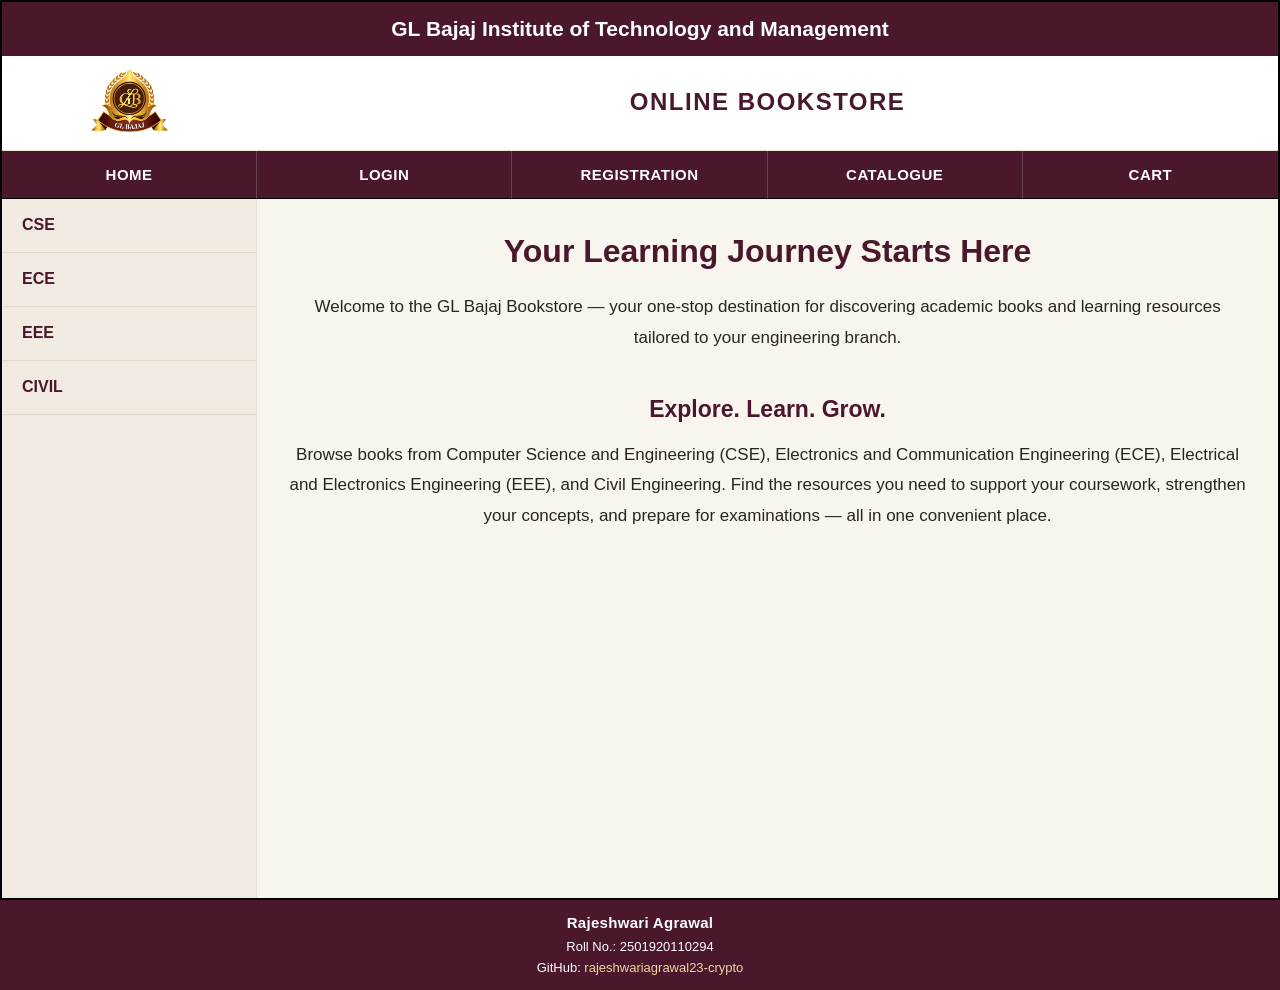
<file: index.html>
<!DOCTYPE html>
<html lang="en">
<head>
  <meta charset="UTF-8">
  <meta name="viewport" content="width=device-width, initial-scale=1.0">
  <title>GL BAJAJ Online Bookstore</title>
  <link rel="icon" type="image/png" href="logo.PNG">
  <link rel="stylesheet" href="style.css">
  
  <style>
    *{
      box-sizing : border-box;
    }
  body{
    margin: 0;
    font-family: "Segoe UI", Arial, sans-serif;
    background-color: #F8F5EF;
    color: #292521;
  }
  /* MAIN BORDER */
  .main-container{
    width: 100%;
    min-height: 100vh;
    display: flex;
    flex-direction: column;
    border: 2px solid black;
  }
  /* TOP COLLEGE NAME */
  .college-name{
    min-height: 52px;
    display: flex;
    flex-shrink: 0;
    justify-content: center;
    align-items: center;
    background-color: #4A172C;
    color: #FFFFFF;
    padding: 10px 16px;
    text-align: center;
    font-size: 21px;
    font-weight: 700;
    
  }
  /* LOGO + BOOKSTORE AREA */
  .bookstore-header{
    min-height: 82px;
    display: grid;
    grid-template-columns: 20% 80%;
    align-items: center;
    background-color: #FFFFFF;
    border-bottom: 1px solid #E9E2D7;
    
  }
  .logo {
    display: flex;
    align-items: center;
    justify-content: center;
    width: 100%;
    height: 82px;
    overflow: hidden;
    
}

.logo img {
    width: 170px;
    height: 80px;
    object-fit: contain;
    display: block;
  
}
  .bookstore-title{
    display: flex;
    justify-content: center;
    align-items: center;
    color: #4A172C;
    font-size: 24px;
    font-weight: 800;
    letter-spacing: 1.5px;
  } 
  /* NAVIGATION */
  .navigation{
    height: 48px;
    display: grid;
    grid-template-columns: repeat(5, minmax(0,1fr));
    background-color: #4A172C ;
    border-bottom: 1px solid black;
  }
  .navigation a{
    display: flex;
    justify-content: center;
    align-items: center;
    padding: 12px 6px;
    color: #FFFFFF;
    text-decoration: none;
    font-size: 15px;
    font-weight: 600;
    border-right: 1px solid rgba(255,255,255,0.18);
    cursor: pointer;
    transition: background-color 0.2s, color 0.2s;
    text-transform: uppercase;
    letter-spacing: 0.5px;
  }
  .navigation a:last-child{
    border-right: none;
  }
  .navigation a:hover{
    background-color: #351020;
    color: #F0D6A0;
    
  }
  /* MAIN BODY */
  .body-area {
    display: grid;
    grid-template-columns: 20% 80%;
    flex: 1;
    min-height: 0px;
  }
  /* LEFT SIDE */
  .left-panel {
    background-color: #F1EAE0;
    border-right: 1px solid #E9E2D7;
    min-width: 0;
  }
  .branch-link {
    height: 54px;
    display: flex;
    justify-content: flex-start;
    align-items: center;
    border-bottom: 1px solid #E0D6C9;
    font-size: 16px;
    font-weight: 600;
    padding: 0 20px;
  }
  .branch-link a {
    color: #4A172C;
    text-decoration: none;
    display: block;
    width: 100%;
  }
  .branch-link:hover {

    background-color: #E9DDCB;

}
  /* RIGHT SIDE */
  .right-panel {
    background-color:  #F8F5EF;
    position: relative;
    overflow: auto;
    min-width: 0;
  }
  /* HOME */
  .home-content {
    min-height: 350px;
    display: flex;
    flex-direction: column;
    justify-content: center;
    align-items: center;
    padding: 32px;
    font-size: 17px;
    font-weight: normal;
    text-align: center;
    color: #292521;
}
  .home-content h2 {
    display: block;
    width: 100%;
    margin: 0 0 20px;
    font-size: 32px;
    line-height: 1.3;
    text-align: center;
    color: #4A172C;
}

.home-content h3 {
    margin: 24px 0 14px;
    font-size: 23px;
    line-height: 1.4;
    text-align: center;
    color: #4A172C;
}

.home-content p {
    width: 100%;
    margin: 0 auto 16px;
    font-size: 17px;
    font-weight: normal;
    line-height: 1.8;
    text-align: center;
    color: #292521;
}
.welcome-text {
    font-size: 18px;
}


/* PAGE IFRAME */
#contentFrame {
width: 100%;
min-height: 400px;
height: 100%;
border: none;
display: none;
}
/* FOOTER */
.student-footer {
    width: 100%;
    flex-shrink: 0;
    margin-top: auto;
    background: #4A172C;
    color: #FFFFFF;
    text-align: center;
    padding: 10px 16px;
    font-size: 13px;
    line-height: 1.5;
}

.student-footer p {
    margin: 2px 0;
}

.student-footer .student-name {
    font-size: 15px;
    font-weight: 700;
    letter-spacing: 0.3px;
}

.student-footer a {
    color: #F0D6A0;
    text-decoration: none;
}

.student-footer a:hover {
    text-decoration: underline;
}

@media (max-width: 650px) {
    .college-name {
        font-size: 16px;
    }

    .bookstore-header {
        grid-template-columns: 25% 75%;
    }

    .bookstore-title {
        font-size: 17px;
        letter-spacing: 0.5px;
    }

    .navigation a {
        font-size: 12px;
        padding: 10px 2px;
    }

    .body-area {
        grid-template-columns: 26% 74%;
    }

    .branch-link {
        padding: 0 8px;
        font-size: 14px;
    }

    .home-content {
        padding: 18px 10px;
        font-size: 18px;
    }
      .home-content h2 {

        font-size: 26px;

    }

    .home-content h3 {

        font-size: 21px;

    }

    .home-content p {

        font-size: 16px;

        line-height: 1.7;

    }
}
    
</style>
</head>
<body>
  <div class="main-container">
<!-- COLLEGE NAME -->
<div class="college-name">
GL Bajaj Institute of Technology and Management
</div>
<!-- LOGO + ONLINE BOOKSTORE -->
<div class="bookstore-header">
<div class="logo">
<img
src="logo.PNG"
alt="GL BAJAJ Logo">
</div>
<div class="bookstore-title">
ONLINE BOOKSTORE
</div>
</div>
<!-- NAVIGATION -->
<div class="navigation">
<a href="#" onclick="showHome(); return false;">
Home
</a>
<a href="login.html" onclick="openPage('login.html'); return false;">
Login
</a>
<a href="registration.html" onclick="openPage('registration.html'); return false;">
Registration
</a>
<a href="catalogue.html" onclick="openPage('catalogue.html'); return false;">
Catalogue
</a>
<a href="cart.html" onclick="openPage('cart.html'); return false;">
Cart</a>
</div>
<!-- BODY -->
<div class="body-area">
<!-- LEFT PANEL -->
<div class="left-panel">
<div class="branch-link">
<a href="course/cse.html" onclick="openPage('course/cse.html'); return false;">
CSE
</a>
</div>
<div class="branch-link">
<a href="course/ece.html" onclick="openPage('course/ece.html'); return false;">
ECE
</a>
</div>
<div class="branch-link">
<a href="course/eee.html" onclick="openPage('course/eee.html'); return false;">
EEE
</a>
</div>
<div class="branch-link">
<a href="course/civil.html" onclick="openPage('course/civil.html'); return false;">
CIVIL
</a>
</div>
</div>
<!-- RIGHT PANEL -->
 <div class="right-panel" id="rightPanel">
<!-- HOME CONTENT -->
<div id="homeContent" class="home-content">
<h2>Your Learning Journey Starts Here</h2>

<p class="welcome-text">
    Welcome to the GL Bajaj Bookstore — your one-stop destination
    for discovering academic books and learning resources tailored
    to your engineering branch.
</p>

<h3>Explore. Learn. Grow.</h3>

<p>
    Browse books from Computer Science and Engineering (CSE),
    Electronics and Communication Engineering (ECE), Electrical
    and Electronics Engineering (EEE), and Civil Engineering.
    Find the resources you need to support your coursework,
    strengthen your concepts, and prepare for examinations —
    all in one convenient place.
</p>
</div>
<!-- OTHER PAGES LOAD HERE -->
<iframe
id="contentFrame"
name="contentFrame">
</iframe></div>
</div>
</div>

<script>
/* OPEN LOGIN / REGISTRATION / CATALOGUE / CART / BRANCH PAGES */
function openPage(page) {
    const frame = document.getElementById("contentFrame");
    const homeContent = document.getElementById("homeContent");

    homeContent.style.display = "none";
    frame.style.display = "block";
    frame.src = page;
}

/* HOME */
function showHome() {
    const frame = document.getElementById("contentFrame");

    frame.src = "";
    frame.style.display = "none";

    document.getElementById("homeContent").style.display = "flex";
}

/* COMPATIBILITY WITH ANY EXISTING CAPITALIZED CALLS */
function OpenPage(page) {
    openPage(page);
}
</script>

<footer class="student-footer">
    <p class="student-name">Rajeshwari Agrawal</p>
    <p>Roll No.: 2501920110294</p>
    <p>
        GitHub:
        <a href="https://github.com/rajeshwariagrawal23-crypto"
           target="_blank"
           rel="noopener noreferrer">
            rajeshwariagrawal23-crypto
        </a>
    </p>
</footer>
</body>
</html>
</file>
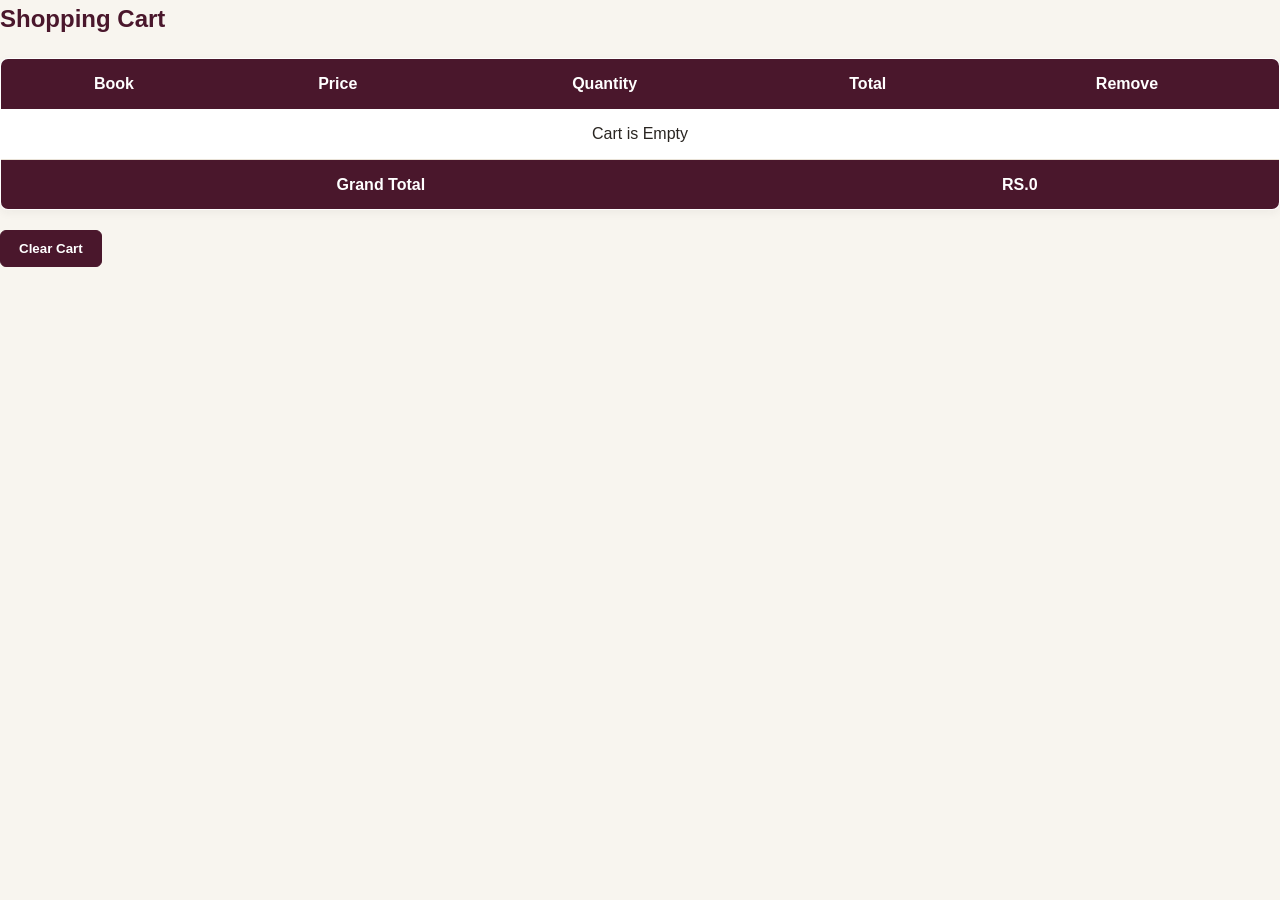
<file: cart.html>
<!DOCTYPE html>
<html lang="en">

<head>
    <meta charset="UTF-8">
    <meta name="viewport" content="width=device-width, initial-scale=1.0">
    <title>Cart | GL Bajaj Bookstore</title>
    <link rel="stylesheet" href="style.css">

    <style>
        .quantity-control {
            display: flex;
            align-items: center;
            justify-content: center;
            gap: 12px;
        }

        .quantity-btn {
            width: 32px;
            height: 32px;
            border: 1px solid #4A172C;
            border-radius: 5px;
            background-color: #4A172C;
            color: #FFFFFF;
            font-size: 20px;
            font-weight: bold;
            cursor: pointer;
            display: inline-flex;
            align-items: center;
            justify-content: center;
        }

        .quantity-btn:hover {
            background-color: #351020;
        }

        .quantity-value {
            min-width: 20px;
            text-align: center;
            font-weight: 600;
        }

        .remove,
        .clear {
            cursor: pointer;
        }
    </style>
</head>

<body>

<h2>Shopping Cart</h2>

<table>
    <thead>
        <tr>
            <th>Book</th>
            <th>Price</th>
            <th>Quantity</th>
            <th>Total</th>
            <th>Remove</th>
        </tr>
    </thead>

    <tbody id="cartItems"></tbody>

    <tfoot>
        <tr>
            <th colspan="3">Grand Total</th>
            <th colspan="2" id="grandTotal">RS.0</th>
        </tr>
    </tfoot>
</table>

<button class="clear" onclick="clearCart()">Clear Cart</button>

<script>
function showCart() {
    let cart = JSON.parse(localStorage.getItem("cart")) || [];

    let cartItems = document.getElementById("cartItems");
    let grandTotal = 0;

    cartItems.innerHTML = "";

    if (cart.length === 0) {
        cartItems.innerHTML =
            '<tr><td colspan="5">Cart is Empty</td></tr>';

        document.getElementById("grandTotal").textContent = "RS.0";
        return;
    }

    cart.forEach(function(item, index) {
        let price = Number(item.price) || 0;
        let quantity = Math.max(1, Number(item.quantity) || 1);
        let total = price * quantity;

        grandTotal += total;

        cartItems.innerHTML += `
            <tr>
                <td>${item.name}</td>
                <td>RS.${price}</td>
                <td>
                    <div class="quantity-control">
                        <button type="button"
                                class="quantity-btn"
                                onclick="changeQuantity(${index}, -1)"
                                aria-label="Decrease quantity">−</button>

                        <span class="quantity-value">${quantity}</span>

                        <button type="button"
                                class="quantity-btn"
                                onclick="changeQuantity(${index}, 1)"
                                aria-label="Increase quantity">+</button>
                    </div>
                </td>
                <td>RS.${total}</td>
                <td>
                    <button type="button" class="remove"
                            onclick="removeItem(${index})">
                        Remove
                    </button>
                </td>
            </tr>
        `;
    });

    document.getElementById("grandTotal").textContent =
        "RS." + grandTotal;
}

function changeQuantity(index, change) {
    let cart = JSON.parse(localStorage.getItem("cart")) || [];

    if (!cart[index]) {
        return;
    }

    let quantity = Number(cart[index].quantity) || 1;
    let newQuantity = quantity + change;

    if (newQuantity < 1) {
        return;
    }

    cart[index].quantity = newQuantity;

    localStorage.setItem("cart", JSON.stringify(cart));

    showCart();
}

function removeItem(index) {
    let cart = JSON.parse(localStorage.getItem("cart")) || [];

    cart.splice(index, 1);

    localStorage.setItem("cart", JSON.stringify(cart));

    showCart();
}

function clearCart() {
    localStorage.removeItem("cart");
    showCart();
}

showCart();
</script>

</body>
</html>
</file>
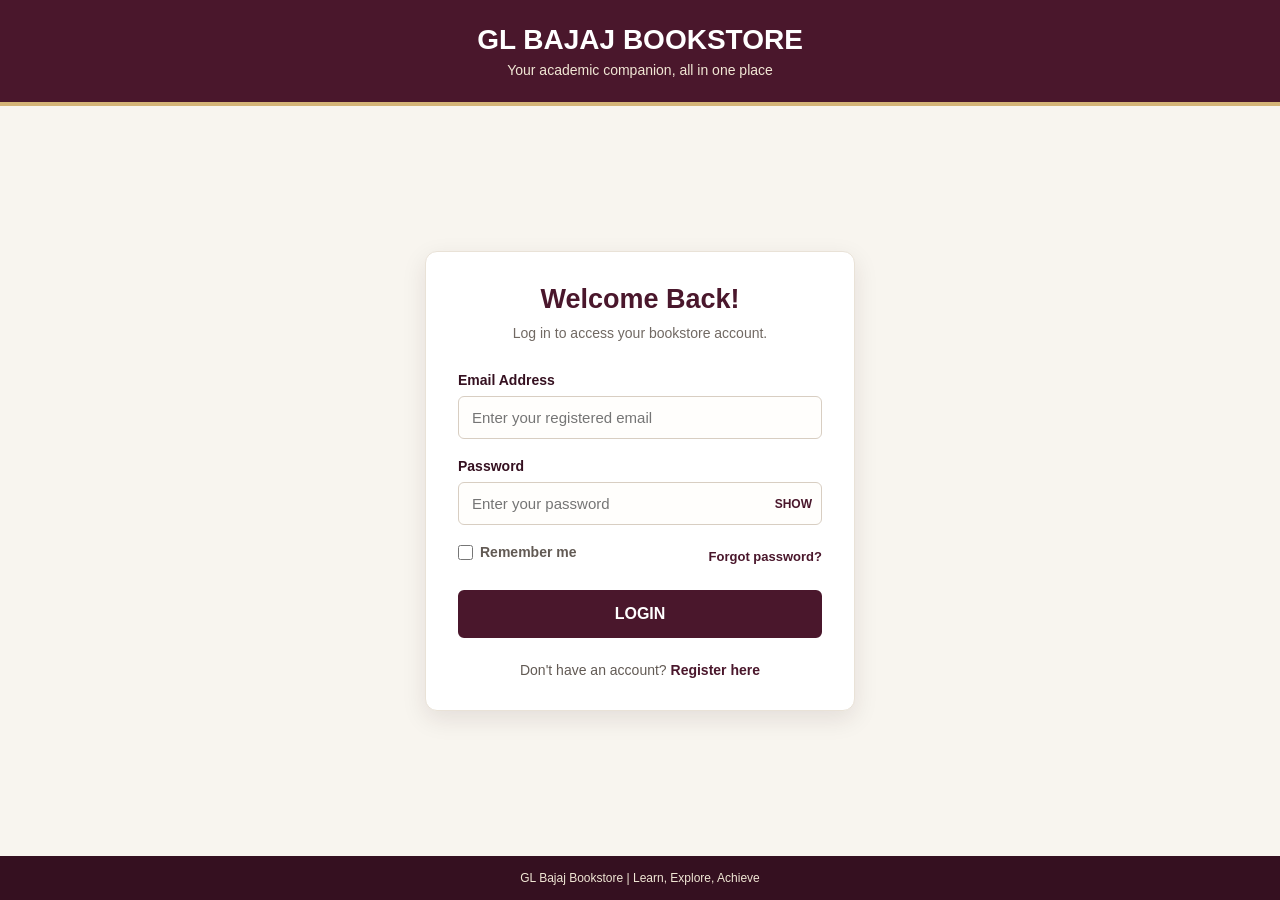
<file: login.html>
<!DOCTYPE html>
<html lang="en">
<head>
    <meta charset="UTF-8">
    <meta name="viewport" content="width=device-width, initial-scale=1.0">
    <title>Login | GL Bajaj Bookstore</title>

    <style>
        :root {
            --maroon: #4A172C;
            --dark-maroon: #351020;
            --gold: #D4B477;
            --cream: #F8F5EF;
            --white: #FFFFFF;
            --text: #292521;
            --border: #E9E2D7;
        }

        * {
            box-sizing: border-box;
            margin: 0;
            padding: 0;
        }

        body {
            min-height: 100vh;
            font-family: Arial, Helvetica, sans-serif;
            background: var(--cream);
            color: var(--text);
            display: flex;
            flex-direction: column;
        }

        header {
            background: var(--maroon);
            color: var(--white);
            text-align: center;
            padding: 24px 16px;
            border-bottom: 4px solid var(--gold);
        }

        header h1 {
            font-size: 28px;
            margin-bottom: 6px;
        }

        header p {
            font-size: 14px;
            color: #F1E7D5;
        }

        main {
            flex: 1;
            display: flex;
            align-items: center;
            justify-content: center;
            padding: 35px 16px;
        }

        .login-card {
            width: 100%;
            max-width: 430px;
            background: var(--white);
            padding: 32px;
            border: 1px solid var(--border);
            border-radius: 12px;
            box-shadow: 0 8px 25px rgba(53, 16, 32, 0.10);
        }

        .login-card h2 {
            color: var(--maroon);
            text-align: center;
            font-size: 27px;
            margin-bottom: 8px;
        }

        .subtitle {
            text-align: center;
            color: #716963;
            font-size: 14px;
            margin-bottom: 28px;
            line-height: 1.5;
        }

        .form-group {
            margin-bottom: 19px;
        }

        label {
            display: block;
            margin-bottom: 8px;
            font-size: 14px;
            font-weight: 600;
            color: var(--dark-maroon);
        }

        input {
            width: 100%;
            padding: 12px 13px;
            border: 1px solid #D8CEC2;
            border-radius: 6px;
            font-size: 15px;
            background: #FFFEFC;
            color: var(--text);
            outline: none;
            transition: border-color 0.2s, box-shadow 0.2s;
        }

        input:focus {
            border-color: var(--maroon);
            box-shadow: 0 0 0 3px rgba(74, 23, 44, 0.10);
        }

        .password-wrapper {
            position: relative;
        }

        .password-wrapper input {
            padding-right: 70px;
        }

        .toggle-password {
            position: absolute;
            right: 10px;
            top: 50%;
            transform: translateY(-50%);
            border: none;
            background: transparent;
            color: var(--maroon);
            cursor: pointer;
            font-size: 12px;
            font-weight: 700;
        }

        .options {
            display: flex;
            justify-content: space-between;
            align-items: center;
            gap: 10px;
            margin: 3px 0 22px;
            font-size: 13px;
        }

        .remember {
            display: flex;
            align-items: center;
            gap: 7px;
            color: #625A54;
        }

        .remember input {
            width: 15px;
            height: 15px;
            accent-color: var(--maroon);
        }

        a {
            color: var(--maroon);
            font-weight: 600;
            text-decoration: none;
        }

        a:hover {
            text-decoration: underline;
        }

        .login-button {
            width: 100%;
            padding: 13px;
            background: var(--maroon);
            color: var(--white);
            border: 2px solid var(--maroon);
            border-radius: 6px;
            font-size: 16px;
            font-weight: 700;
            cursor: pointer;
            transition: background 0.2s, color 0.2s;
        }

        .login-button:hover {
            background: var(--dark-maroon);
        }

        .message {
            display: none;
            margin-top: 16px;
            padding: 12px;
            border-radius: 6px;
            font-size: 13px;
            line-height: 1.5;
        }

        .message.error {
            display: block;
            background: #FFF0F0;
            color: #9B1C1C;
            border: 1px solid #F1CACA;
        }

        .message.success {
            display: block;
            background: #F2F8F0;
            color: #285D2A;
            border: 1px solid #CDE4C9;
        }

        .register-text {
            text-align: center;
            margin-top: 24px;
            font-size: 14px;
            color: #625A54;
        }

        footer {
            background: var(--dark-maroon);
            color: #F1E7D5;
            text-align: center;
            padding: 15px;
            font-size: 12px;
        }

        @media (max-width: 480px) {
            header h1 {
                font-size: 23px;
            }

            .login-card {
                padding: 24px 20px;
            }

            .options {
                align-items: flex-start;
                flex-direction: column;
            }
        }
    </style>
</head>

<body>

    <header>
        <h1>GL BAJAJ BOOKSTORE</h1>
        <p>Your academic companion, all in one place</p>
    </header>

    <main>
        <section class="login-card">
            <h2>Welcome Back!</h2>
            <p class="subtitle">
                Log in to access your bookstore account.
            </p>

            <form id="loginForm">
                <div class="form-group">
                    <label for="email">Email Address</label>
                    <input
                        type="email"
                        id="email"
                        name="email"
                        placeholder="Enter your registered email"
                        autocomplete="username"
                        required
                    >
                </div>

                <div class="form-group">
                    <label for="password">Password</label>
                    <div class="password-wrapper">
                        <input
                            type="password"
                            id="password"
                            name="password"
                            placeholder="Enter your password"
                            autocomplete="current-password"
                            required
                        >
                        <button
                            type="button"
                            class="toggle-password"
                            id="togglePassword"
                            aria-label="Show password"
                        >SHOW</button>
                    </div>
                </div>

                <div class="options">
                    <label class="remember">
                        <input type="checkbox" id="remember">
                        Remember me
                    </label>

                    <a href="#" id="forgotPassword">Forgot password?</a>
                </div>

                <button type="submit" class="login-button">
                    LOGIN
                </button>

                <div id="message" class="message" role="status"
                     aria-live="polite"></div>
            </form>

            <p class="register-text">
                Don't have an account?
                <a href="registration.html">Register here</a>
            </p>
        </section>
    </main>

    <footer>
        GL Bajaj Bookstore | Learn, Explore, Achieve
    </footer>

    <script>
        const loginForm = document.getElementById("loginForm");
        const emailInput = document.getElementById("email");
        const passwordInput = document.getElementById("password");
        const togglePassword = document.getElementById("togglePassword");
        const message = document.getElementById("message");

        function showMessage(text, type) {
            message.textContent = text;
            message.className = "message " + type;
        }

        togglePassword.addEventListener("click", function () {
            const isHidden = passwordInput.type === "password";

            passwordInput.type = isHidden ? "text" : "password";
            togglePassword.textContent = isHidden ? "HIDE" : "SHOW";
            togglePassword.setAttribute(
                "aria-label",
                isHidden ? "Hide password" : "Show password"
            );
        });

        loginForm.addEventListener("submit", function (event) {
            event.preventDefault();

            if (!loginForm.checkValidity()) {
                loginForm.reportValidity();
                return;
            }

            if (!emailInput.value.trim() || !passwordInput.value) {
                showMessage(
                    "Please enter your email address and password.",
                    "error"
                );
                return;
            }

            showMessage(
                "Your details have been entered. Actual login requires " +
                "connection to your authentication system.",
                "success"
            );
        });

        document.getElementById("forgotPassword")
            .addEventListener("click", function (event) {
                event.preventDefault();

                showMessage(
                    "Password recovery is not connected yet. " +
                    "Please contact the bookstore administrator.",
                    "error"
                );
            });
    </script>

</body>
</html>
</file>
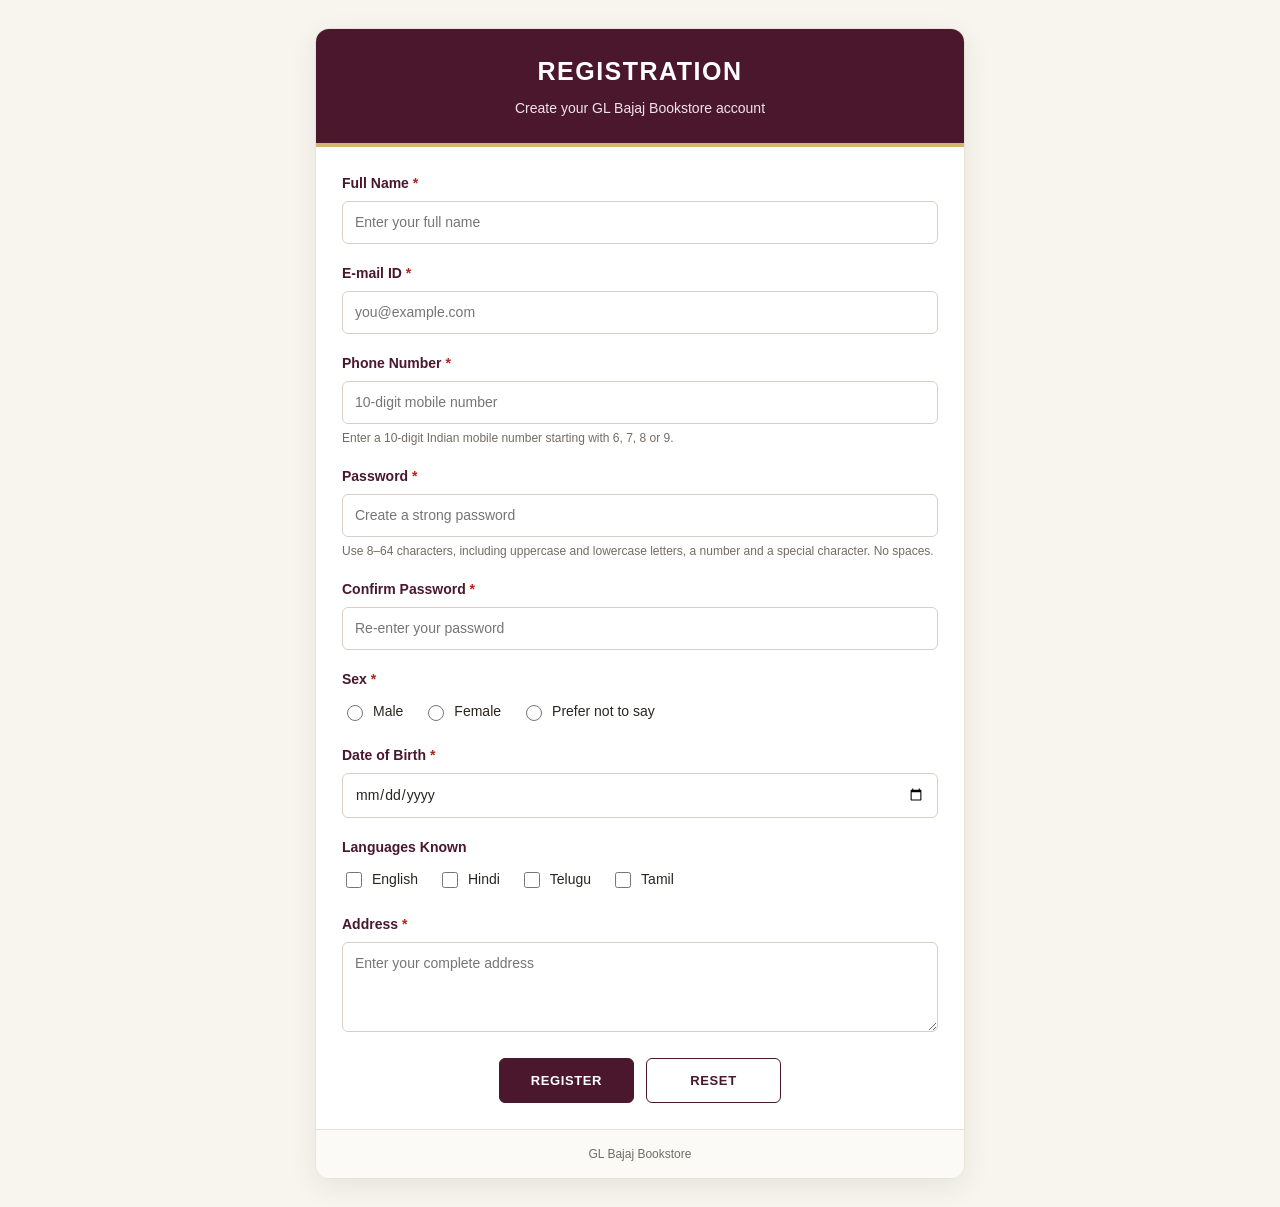
<file: registration.html>
<!DOCTYPE html>
<html lang="en">
<head>
    <meta charset="UTF-8">
    <meta name="viewport" content="width=device-width, initial-scale=1.0">
    <title>Registration | GL Bajaj Bookstore</title>

    <style>
        :root {
            --primary: #4A172C;
            --primary-hover: #351020;
            --gold: #D4B477;
            --background: #F8F5EF;
            --white: #FFFFFF;
            --text: #292521;
            --muted: #746C64;
            --border: #E9E2D7;
            --error: #B42318;
            --success: #18794E;
        }

        * {
            box-sizing: border-box;
        }

        body {
            margin: 0;
            padding: 28px 16px;
            font-family: "Segoe UI", Arial, sans-serif;
            background: var(--background);
            color: var(--text);
            line-height: 1.5;
        }

        .form-box {
            width: 100%;
            max-width: 650px;
            margin: 0 auto;
            background: var(--white);
            border: 1px solid var(--border);
            border-radius: 14px;
            overflow: hidden;
            box-shadow: 0 8px 28px rgba(41, 37, 33, 0.08);
        }

        .form-header {
            background: var(--primary);
            color: var(--white);
            text-align: center;
            padding: 24px 20px;
            border-bottom: 4px solid var(--gold);
        }

        .form-header h1 {
            margin: 0;
            font-size: 25px;
            letter-spacing: 1.5px;
            text-transform: uppercase;
        }

        .form-header p {
            margin: 7px 0 0;
            color: #F0E6E8;
            font-size: 14px;
        }

        form {
            padding: 26px;
        }

        .form-group {
            margin-bottom: 19px;
        }

        .form-group > label,
        .field-label {
            display: block;
            margin-bottom: 7px;
            font-size: 14px;
            font-weight: 650;
            color: var(--primary);
        }

        .required {
            color: var(--error);
        }

        input[type="text"],
        input[type="email"],
        input[type="password"],
        input[type="tel"],
        input[type="date"],
        textarea,
        select {
            display: block;
            width: 100%;
            min-height: 43px;
            padding: 10px 12px;
            border: 1px solid #D8D0C6;
            border-radius: 6px;
            background: #FFFFFF;
            color: var(--text);
            font: inherit;
            font-size: 14px;
            transition: border-color 0.2s, box-shadow 0.2s;
        }

        textarea {
            min-height: 90px;
            resize: vertical;
        }

        input:focus,
        select:focus,
        textarea:focus {
            outline: none;
            border-color: var(--primary);
            box-shadow: 0 0 0 3px rgba(74, 23, 44, 0.10);
        }

        .hint {
            display: block;
            margin-top: 5px;
            color: var(--muted);
            font-size: 12px;
        }

        .password-strength {
            margin-top: 6px;
            font-size: 12px;
            font-weight: 600;
        }

        .choice-group {
            display: flex;
            flex-wrap: wrap;
            gap: 12px 20px;
            padding: 4px 0;
        }

        .choice {
            display: inline-flex;
            align-items: center;
            gap: 7px;
            font-size: 14px;
            cursor: pointer;
        }

        .choice input {
            accent-color: var(--primary);
            width: 16px;
            height: 16px;
            cursor: pointer;
        }

        .buttons {
            display: flex;
            justify-content: center;
            flex-wrap: wrap;
            gap: 12px;
            margin-top: 26px;
        }

        button {
            min-width: 135px;
            padding: 12px 20px;
            border: 1px solid var(--primary);
            border-radius: 6px;
            font: inherit;
            font-size: 13px;
            font-weight: 700;
            letter-spacing: 0.6px;
            cursor: pointer;
            transition: background 0.2s, color 0.2s;
        }

        .submit-btn {
            background: var(--primary);
            color: var(--white);
        }

        .submit-btn:hover {
            background: var(--primary-hover);
        }

        .reset-btn {
            background: var(--white);
            color: var(--primary);
        }

        .reset-btn:hover {
            background: #F1EAE0;
        }

        .message {
            display: none;
            margin: 0 26px 24px;
            padding: 12px 14px;
            border-radius: 6px;
            font-size: 14px;
        }

        .message.error {
            display: block;
            color: var(--error);
            background: #FEF3F2;
            border: 1px solid #FECDCA;
        }

        .message.success {
            display: block;
            color: var(--success);
            background: #ECFDF3;
            border: 1px solid #ABEFC6;
        }

        .form-footer {
            padding: 15px 20px;
            text-align: center;
            border-top: 1px solid var(--border);
            color: var(--muted);
            background: #FCFAF7;
            font-size: 12px;
        }

        @media (max-width: 480px) {
            body {
                padding: 14px 9px;
            }

            form {
                padding: 20px 16px;
            }

            .form-header h1 {
                font-size: 21px;
            }

            .buttons {
                flex-direction: column;
            }

            button {
                width: 100%;
            }

            .choice-group {
                gap: 12px;
            }
        }
    </style>
</head>

<body>
    <main class="form-box">
        <header class="form-header">
            <h1>Registration</h1>
            <p>Create your GL Bajaj Bookstore account</p>
        </header>

        <form id="registrationForm" novalidate>

            <div class="form-group">
                <label for="name">
                    Full Name <span class="required">*</span>
                </label>
                <input
                    type="text"
                    id="name"
                    name="name"
                    placeholder="Enter your full name"
                    minlength="3"
                    maxlength="60"
                    autocomplete="name"
                    required
                >
            </div>

            <div class="form-group">
                <label for="email">
                    E-mail ID <span class="required">*</span>
                </label>
                <input
                    type="email"
                    id="email"
                    name="email"
                    placeholder="you@example.com"
                    maxlength="254"
                    autocomplete="email"
                    required
                >
            </div>

            <div class="form-group">
                <label for="phone">
                    Phone Number <span class="required">*</span>
                </label>
                <input
                    type="tel"
                    id="phone"
                    name="phone"
                    placeholder="10-digit mobile number"
                    inputmode="numeric"
                    maxlength="10"
                    pattern="[6-9][0-9]{9}"
                    title="Enter a valid 10-digit Indian mobile number"
                    autocomplete="tel-national"
                    required
                >
                <span class="hint">
                    Enter a 10-digit Indian mobile number starting with 6, 7, 8 or 9.
                </span>
            </div>

            <div class="form-group">
                <label for="password">
                    Password <span class="required">*</span>
                </label>
                <input
                    type="password"
                    id="password"
                    name="password"
                    placeholder="Create a strong password"
                    minlength="8"
                    maxlength="64"
                    autocomplete="new-password"
                    required
                >
                <span class="hint">
                    Use 8–64 characters, including uppercase and lowercase
                    letters, a number and a special character. No spaces.
                </span>
                <div id="passwordStrength" class="password-strength"
                     aria-live="polite"></div>
            </div>

            <div class="form-group">
                <label for="confirmPassword">
                    Confirm Password <span class="required">*</span>
                </label>
                <input
                    type="password"
                    id="confirmPassword"
                    name="confirmPassword"
                    placeholder="Re-enter your password"
                    autocomplete="new-password"
                    required
                >
            </div>

            <div class="form-group">
                <span class="field-label">
                    Sex <span class="required">*</span>
                </span>
                <div class="choice-group">
                    <label class="choice">
                        <input type="radio" name="sex" value="Male" required>
                        Male
                    </label>
                    <label class="choice">
                        <input type="radio" name="sex" value="Female">
                        Female
                    </label>
                    <label class="choice">
                        <input type="radio" name="sex" value="Prefer not to say">
                        Prefer not to say
                    </label>
                </div>
            </div>

            <div class="form-group">
                <label for="dob">
                    Date of Birth <span class="required">*</span>
                </label>
                <input
                    type="date"
                    id="dob"
                    name="dob"
                    autocomplete="bday"
                    required
                >
            </div>

            <div class="form-group">
                <span class="field-label">Languages Known</span>
                <div class="choice-group">
                    <label class="choice">
                        <input type="checkbox" name="language" value="English">
                        English
                    </label>
                    <label class="choice">
                        <input type="checkbox" name="language" value="Hindi">
                        Hindi
                    </label>
                    <label class="choice">
                        <input type="checkbox" name="language" value="Telugu">
                        Telugu
                    </label>
                    <label class="choice">
                        <input type="checkbox" name="language" value="Tamil">
                        Tamil
                    </label>
                </div>
            </div>

            <div class="form-group">
                <label for="address">
                    Address <span class="required">*</span>
                </label>
                <textarea
                    id="address"
                    name="address"
                    placeholder="Enter your complete address"
                    minlength="10"
                    maxlength="300"
                    autocomplete="street-address"
                    required
                ></textarea>
            </div>

            <div class="buttons">
                <button type="submit" class="submit-btn">
                    REGISTER
                </button>
                <button type="reset" class="reset-btn">
                    RESET
                </button>
            </div>
        </form>

        <div id="formMessage" class="message" role="status"
             aria-live="polite"></div>

        <footer class="form-footer">
            GL Bajaj Bookstore
        </footer>
    </main>

    <script>
        const form = document.getElementById("registrationForm");
        const password = document.getElementById("password");
        const confirmPassword = document.getElementById("confirmPassword");
        const phone = document.getElementById("phone");
        const nameField = document.getElementById("name");
        const dob = document.getElementById("dob");
        const address = document.getElementById("address");
        const message = document.getElementById("formMessage");
        const strength = document.getElementById("passwordStrength");

        // Prevent selecting a future date of birth.
        dob.max = new Date().toLocaleDateString("en-CA");

        function showMessage(text, type) {
            message.textContent = text;
            message.className = "message " + type;
        }

        function validPassword(value) {
            return value.length >= 8 &&
                   value.length <= 64 &&
                   /[A-Z]/.test(value) &&
                   /[a-z]/.test(value) &&
                   /[0-9]/.test(value) &&
                   /[^A-Za-z0-9\s]/.test(value) &&
                   !/\s/.test(value);
        }

        // Live password-strength feedback.
        password.addEventListener("input", function () {
            const value = password.value;

            if (!value) {
                strength.textContent = "";
            } else if (validPassword(value)) {
                strength.textContent = "Password meets the requirements.";
                strength.style.color = "#18794E";
            } else {
                strength.textContent =
                    "Password needs uppercase, lowercase, number, special character and 8–64 characters.";
                strength.style.color = "#B42318";
            }
        });

        // Check password confirmation as the user types.
        confirmPassword.addEventListener("input", function () {
            if (confirmPassword.value &&
                confirmPassword.value !== password.value) {
                confirmPassword.setCustomValidity("Passwords do not match.");
            } else {
                confirmPassword.setCustomValidity("");
            }
        });

        form.addEventListener("submit", function (event) {
            event.preventDefault();
            message.className = "message";
            message.textContent = "";

            // Validate name.
            const cleanName = nameField.value.trim();

            if (cleanName.length < 3 || cleanName.length > 60 ||
                !/^[\p{L}][\p{L}\s.'’-]*$/u.test(cleanName)) {
                showMessage(
                    "Enter a valid full name using letters and normal name punctuation.",
                    "error"
                );
                nameField.focus();
                return;
            }

            // Validate standard required fields and email.
            if (!form.checkValidity()) {
                form.reportValidity();
                return;
            }

            // Validate Indian mobile number.
            if (!/^[6-9]\d{9}$/.test(phone.value.trim())) {
                showMessage(
                    "Enter a valid 10-digit Indian mobile number.",
                    "error"
                );
                phone.focus();
                return;
            }

            // Validate password strength.
            if (!validPassword(password.value)) {
                showMessage(
                    "Your password does not meet the strength requirements shown above.",
                    "error"
                );
                password.focus();
                return;
            }

            // Validate matching passwords.
            if (password.value !== confirmPassword.value) {
                showMessage(
                    "Passwords do not match. Please confirm your password again.",
                    "error"
                );
                confirmPassword.focus();
                return;
            }

            // Validate the date.
            const birthDate = new Date(dob.value + "T00:00:00");

            if (!dob.value || Number.isNaN(birthDate.getTime()) ||
                birthDate > new Date()) {
                showMessage(
                    "Please enter a valid date of birth that is not in the future.",
                    "error"
                );
                dob.focus();
                return;
            }

            // Validate address.
            if (address.value.trim().length < 10) {
                showMessage(
                    "Please enter an address containing at least 10 characters.",
                    "error"
                );
                address.focus();
                return;
            }

            // Demonstration only: no account is created or stored.
            showMessage(
                "All validation checks passed! This demo form is valid, but account creation is not connected to a backend yet.",
                "success"
            );
        });

        form.addEventListener("reset", function () {
            message.className = "message";
            message.textContent = "";
            strength.textContent = "";
            confirmPassword.setCustomValidity("");
        });
    </script>
</body>
</html>
</file>
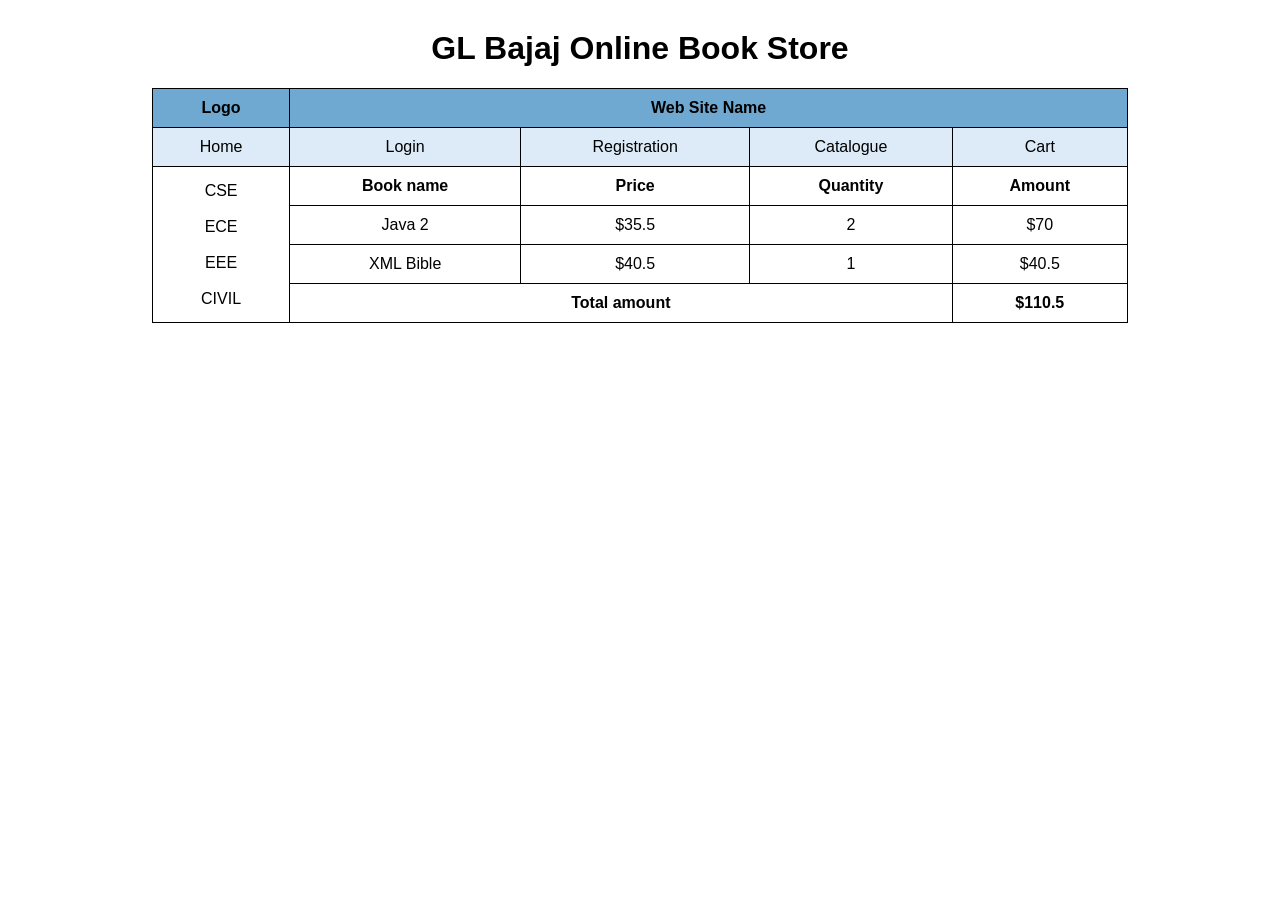
<file: BOOKSTORE/cart.html>
<!DOCTYPE html>
<html>
<head>
<title>Shopping Cart</title>
<style>
body {
font-family: Arial;
margin: 30px;
}
table {
width: 80%;
border-collapse: collapse;
margin: auto;
}
th, td {
border: 1px solid black;
padding: 10px;
text-align: center;
}
.heading {
background-color: #6FA8D0;
font-weight: bold;
}
.menu {
background-color: #DCEBF7;
}
h1 {
text-align: center;
}
</style>
</head>
<body>
<h1>GL Bajaj Online Book Store</h1>
<table>
<!-- Top row -->
<tr class="heading">
<th>Logo</th>
<th colspan="4">Web Site Name</th>
</tr>
<!-- Menu row -->
<tr class="menu">
<td>Home</td>
<td>Login</td>
<td>Registration</td>
<td>Catalogue</td>
<td>Cart</td>
</tr>
<!-- Books --><tr>
<td rowspan="4">
CSE<br><br>
ECE<br><br>
EEE<br><br>
CIVIL
</td>
<th>Book name</th>
<th>Price</th>
<th>Quantity</th>
<th>Amount</th>
</tr>
<tr>
<td>Java 2</td>
<td>$35.5</td>
<td>2</td>
<td>$70</td>
</tr>
<tr>
<td>XML Bible</td>
<td>$40.5</td>
<td>1</td>
<td>$40.5</td>
</tr>
<tr>
<td colspan="3"><b>Total amount</b></td>
<td><b>$110.5</b></td>
</tr>
</table>
</body>
</html>
</file>
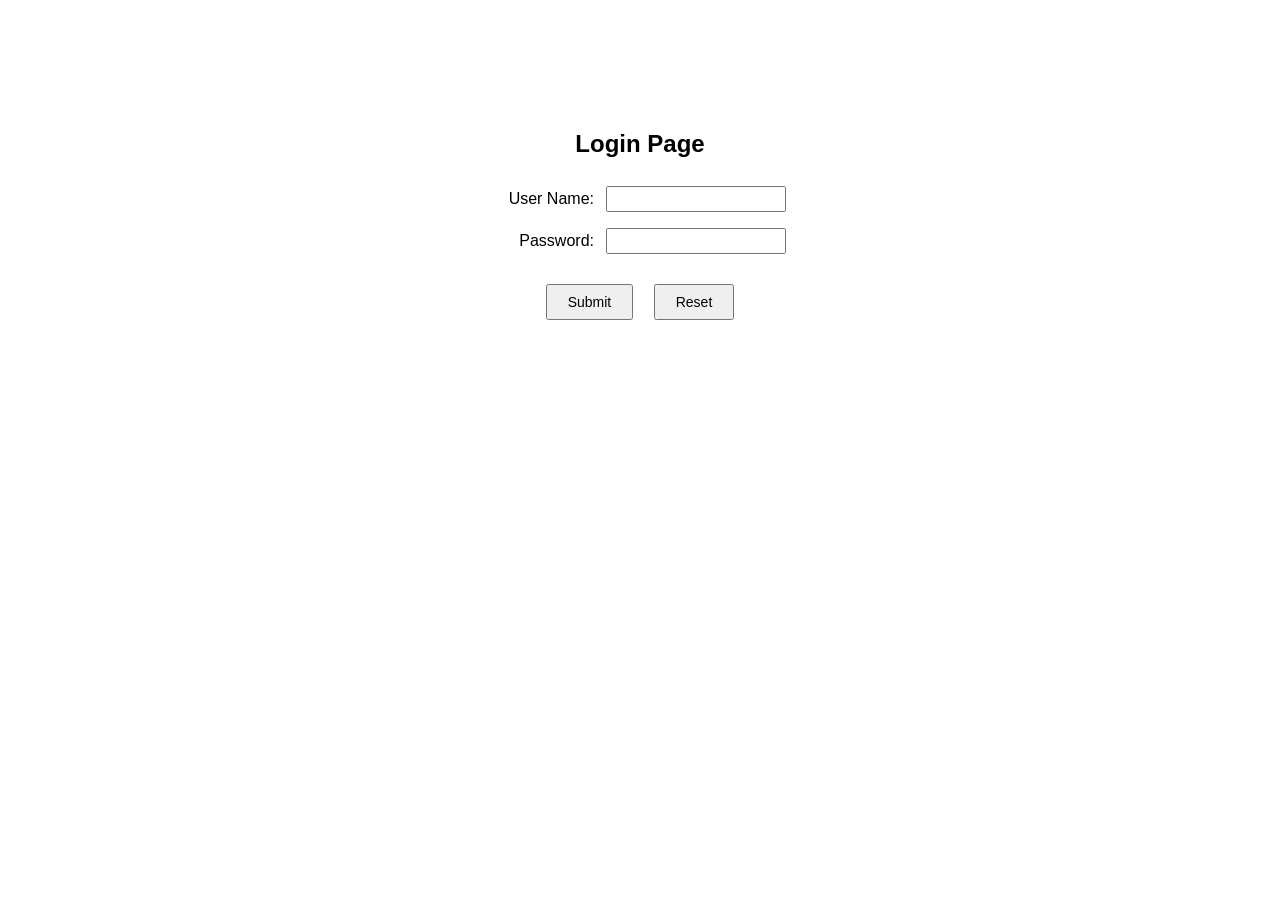
<file: BOOKSTORE/login.html>
<!DOCTYPE html>
<html lang="en">
<head>
<meta charset="UTF-8">
<title>Login Page</title>
<style>
body {
margin: 0;
padding: 0;
font-family: Arial, sans-serif;
background-color: white;
}
.login-container {
width: 100%;
height: 430px;
display: flex;
justify-content: center;
align-items: center;
}
.login-box {
text-align: center;
}
.login-box h2 {
margin-bottom: 28px;
}
.form-row {
margin-bottom: 16px;
display: flex;
align-items: center;
justify-content: center;
}
.form-row label {
width: 100px;
text-align: right;
margin-right: 12px;
}
.form-row input {
width: 180px;
height: 26px;
box-sizing: border-box;
}
.buttons {
margin-top: 30px;
}
.buttons input {
padding: 8px 20px;
margin: 0 8px;
font-size: 14px;
}
</style>
</head><body>
<div class="login-container">
<div class="login-box">
<h2>Login Page</h2>
<form>
<div class="form-row">
<label for="username">User Name:</label>
<input type="text" id="username" name="username">
</div>
<div class="form-row">
<label for="password">Password:</label>
<input type="password" id="password" name="password">
</div>
<div class="buttons">
<input type="submit" value="Submit">
<input type="reset" value="Reset">
</div>
</form>
</div>
</div>
</body>
</html>
</file>
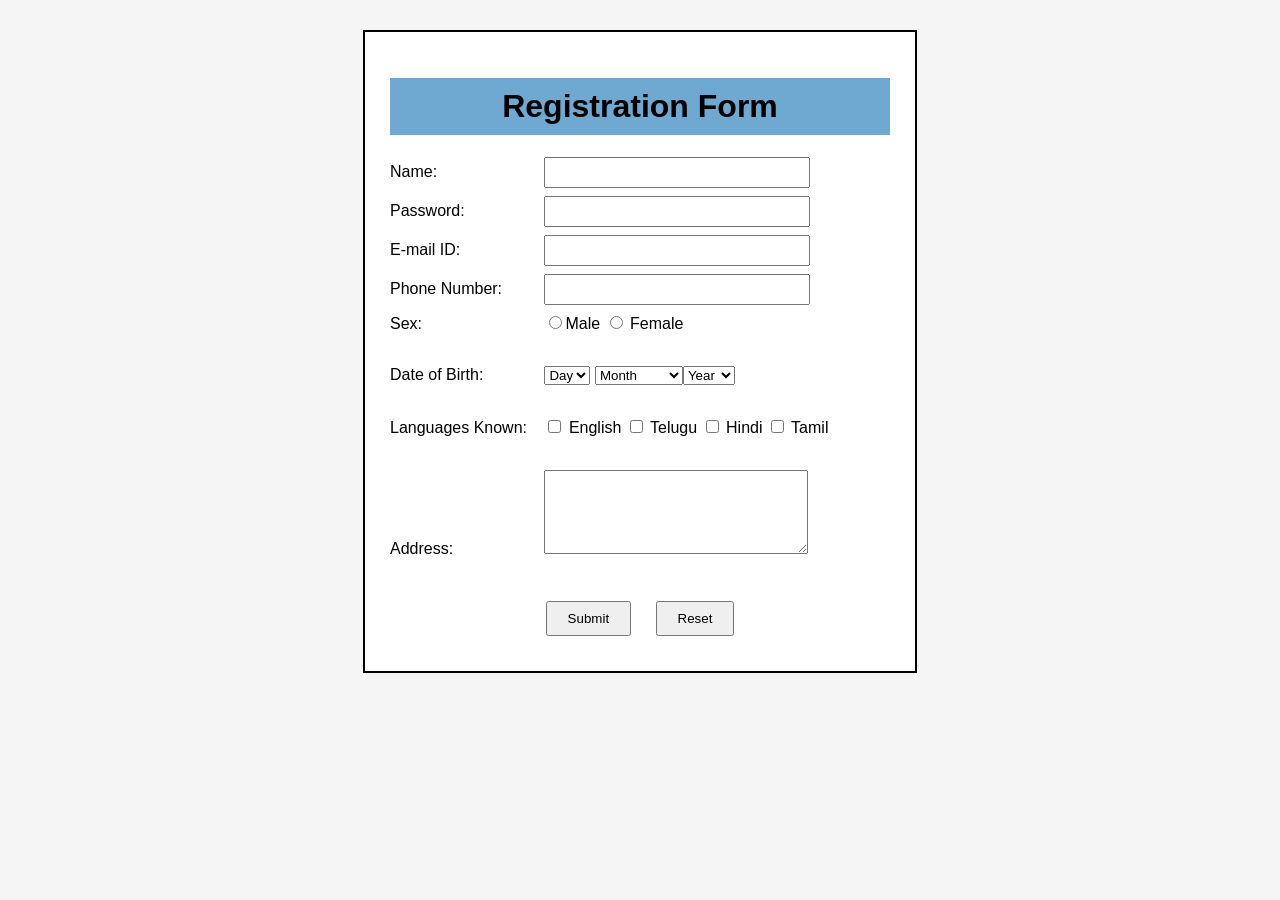
<file: BOOKSTORE/registration.html>
<!DOCTYPE html>
<html>
<head>
<title>Registration Form</title>
<style>
body {
font-family: Arial;
background-color: #f5f5f5;
}
.form-box {
width: 500px;
margin: 30px auto;
padding: 25px;
background-color: white;
border: 2px solid black;
}
h1 {
text-align: center;
background-color: #6FA8D0;padding: 10px;
}
label {
display: inline-block;
width: 150px;
margin-bottom: 15px;
}
input[type="text"],
input[type="password"],
input[type="email"],
textarea {
padding: 6px;
width: 250px;
}
textarea {
height: 70px;
}
input[type="submit"],
input[type="reset"] {
padding: 8px 20px;
margin: 10px;
}
.buttons {
text-align: center;
}
</style>
</head>
<body>
<div class="form-box">
<h1>Registration Form</h1>
<form>
<label>Name:</label>
<input type="text" name="name">
<br>
<label>Password:</label>
<input type="password" name="password">
<br>
<label>E-mail ID:</label>
<input type="email" name="email">
<br>
<label>Phone Number:</label>
<input type="text" name="phone">
<br>
<label>Sex:</label>
<input type="radio" name="sex" value="Male">Male
<input type="radio" name="sex" value="Female">
Female
<br><br>
<label>Date of Birth:</label>
<select name="day">
<option>Day</option>
<option>1</option>
<option>2</option>
<option>3</option>
<option>4</option>
<option>5</option>
<option>6</option>
<option>7</option>
<option>8</option>
<option>9</option>
<option>10</option>
<option>11</option>
<option>12</option>
<option>13</option>
<option>14</option>
<option>15</option>
<option>16</option>
<option>17</option>
<option>18</option>
<option>19</option>
<option>20</option>
<option>21</option>
<option>22</option>
<option>23</option>
<option>24</option>
<option>25</option>
<option>26</option>
<option>27</option>
<option>28</option>
<option>29</option>
<option>30</option>
<option>31</option>
</select>
<select name="month">
<option>Month</option>
<option>January</option>
<option>February</option>
<option>March</option>
<option>April</option>
<option>May</option>
<option>June</option>
<option>July</option>
<option>August</option>
<option>September</option>
<option>October</option>
<option>November</option>
<option>December</option>
</select><select name="year">
<option>Year</option>
<option>2000</option>
<option>2001</option>
<option>2002</option>
<option>2003</option>
<option>2004</option>
<option>2005</option>
<option>2006</option>
<option>2007</option>
<option>2008</option>
</select>
<br><br>
<label>Languages Known:</label>
<input type="checkbox" name="language" value="English">
English
<input type="checkbox" name="language" value="Telugu">
Telugu
<input type="checkbox" name="language" value="Hindi">
Hindi
<input type="checkbox" name="language" value="Tamil">
Tamil
<br><br>
<label>Address:</label>
<textarea name="address"></textarea>
<br><br>
<div class="buttons">
<input type="submit" value="Submit">
<input type="reset" value="Reset">
</div>
</form>
</div>
</body>
</html>
</file>
<file: style.css>
/* ==============================
   GLOBAL STYLING
   ============================== */
:root {
   --primary: #4A172C;
   --primary-hover: #351020;
   --accent: #D4B477;
   --background: #F8F5EF;
   --surface: #FFFFFF;
   --text: #292521;
   --muted: #746C64;
   --border: #E9E2D7;
}
* {
    margin: 0;
    padding: 0;
    box-sizing: border-box;
}

body {
    font-family: Arial, Helvetica, sans-serif;
    background: var(--background);
    color: var(--text);
    line-height: 1.6;
}

/* ==============================
   HEADER
   ============================== */

.bookstore-header {
    height: 95px;
    display: grid;
    grid-template-columns: 210px 1fr;
    background: var(--surface);
    border-bottom: 2px solid var(--border);
}

.logo {
    width: 210px;
    height: 95px;
    display: flex;
    align-items: center;
    justify-content: center;
    overflow: hidden;
}

.logo img {
    width: 160px;
    height: 80px;
    max-width: 100%;
    max-height: 100%;
    object-fit: contain;
    display: block;
}

.bookstore-title {
    display: flex;
    align-items: center;
    justify-content: center;
    font-size: 24px;
    font-weight: bold;
    color: var(--text);
    letter-spacing: 1px;
}

/* ==============================
   NAVIGATION BAR
   ============================== */
.navbar {
    display: flex;
    justify-content: center;
    align-items: center;
    background: #4A172C;
    min-height: 50px;
}

.navbar a {
    color: #FFFFFF;
    text-decoration: none;
    padding: 14px 25px;
    font-weight: bold;
    transition: 0.2s;
}

.navbar a:hover {
    background: #351020;
    color: #D4B477;
}

/* ==============================
   MAIN CONTENT
   ============================== */

.page-content {
    min-height: 430px;
    padding: 30px;
    background: var(--background);
}

h1,
h2,
h3 {
    color: var(--primary);
    margin-bottom: 15px;
}

/* ==============================
   CARDS
   ============================== */

.card {
    background: var(--surface);
    border: 1px solid var(--border);
    border-radius: 10px;
    padding: 20px;
    margin: 15px 0;
    box-shadow: 0 3px 10px rgba(41, 37, 33, 0.06);
}

/* ==============================
   BUTTONS
   ============================== */

button,
.btn,
input[type="submit"],
input[type="reset"]{
    background: var(--primary);
    color: white;
    border: 1px solid var(--primary);
    border-radius: 6px;
    padding: 10px 18px;
    cursor: pointer;
    font-weight: bold;
    text-decoration: none;
    display: inline-block;
    transition: 0.2s;
}

button:hover,
.btn:hover,
input[type="submit"]:hover,
input[type="reset"]:hover {
    background: var(--primary-hover);
    color: white;
}

/* ==============================
   FORMS
   ============================== */

form {
    max-width: 500px;
    margin: 20px auto;
}

label {
    display: block;
    margin-bottom: 6px;
    font-weight: bold;
    color: var(--text);
}

input,
select,
textarea {
    width: 100%;
    padding: 10px 12px;
    margin-bottom: 15px;
    border: 1px solid var(--primary);
    border-radius: 6px;
    background: white;
    font-size: 15px;
    color: var(--text);
    font: inherit;
}

input:focus,
select:focus,
textarea:focus {
    outline: 2px solid var(--border);
    outline-offset: 1px;
}

/* ==============================
   TABLES
   ============================== */

table {
    width: 100%;
    border-collapse: collapse;
    background: var(--surface);
    margin: 20px 0;
    border-radius: 8px;
    overflow: hidden;
    box-shadow: 0 3px 10px rgba(41,37,33,0.05);
    border: 1px solid var(--border);
}

th {
    background: var(--primary);
    color: white;
    padding: 12px 12px;
    text-align: center;
}

td {
    padding: 12px;
    text-align: center;
    border-bottom: 1px solid var(--border);
}

tr:hover {
    background: #FCF8F0;
}

/* ==============================
   COURSE / BOOK CARDS
   ============================== */

.course-card,
.book-card {
    background: white;
    border: 1px solid #e0d5eb;
    border-radius: 10px;
    padding: 20px;
    margin: 15px;
    box-shadow: 0 3px 10px rgba(0,0,0,0.08);
    transition: 0.2s;
}

.course-card:hover,
.book-card:hover {
    transform: translateY(-3px);
    box-shadow: 0 6px 15px rgba(0,0,0,0.12);
}

.course-card h3,
.book-card h3 {
    color: #5a189a;
}

/* ==============================
   FOOTER
   ============================== */

.footer {
    background: #3c096c;
    color: white;
    text-align: center;
    padding: 14px;
    margin-top: 30px;
}

.footer p {
    margin: 3px;
}

/* ==============================
   LINKS
   ============================== */

a {
    color: #5a189a;
}

a:hover {
    color: #7b2cbf;
}

/* ==============================
   RESPONSIVE
   ============================== */

@media (max-width: 700px) {

    .bookstore-header {
        grid-template-columns: 1fr;
        height: auto;
        padding: 10px;
    }

    .logo {
        width: 100%;
        height: 70px;
    }

    .bookstore-title {
        font-size: 20px;
        padding: 10px;
    }

    .navbar {
        flex-wrap: wrap;
    }

    .navbar a {
        padding: 10px 14px;
    }

    .page-content {
        padding: 15px;
    }

    table {
        font-size: 13px;
    }
    .form-row {
        flex-direction: column;
        align-items: stretch;
    }
    .form-row label {
        width: auto;
        text-align: left;
    }
    .form-row input {
        width: 100%;
    }
    table {
        display: block;
        overflow-x: auto;
        white-space: nowrap;
    }
    .form-box,
    .login-box {
        padding: 16px;
    }


}

/* Cart quantity controls */
.quantity-control {
    display: flex;
    align-items: center;
    justify-content: center;
    gap: 12px;
}

.quantity-btn {
    width: 32px;
    height: 32px;
    border: 1px solid #4A172C;
    border-radius: 5px;
    background-color: #4A172C;
    color: #FFFFFF;
    font-size: 20px;
    font-weight: bold;
    cursor: pointer;
    display: inline-flex;
    align-items: center;
    justify-content: center;
}

.quantity-btn:hover {
    background-color: #351020;
}

.quantity-value {
    min-width: 20px;
    text-align: center;
    font-weight: 600;
}
</file>
